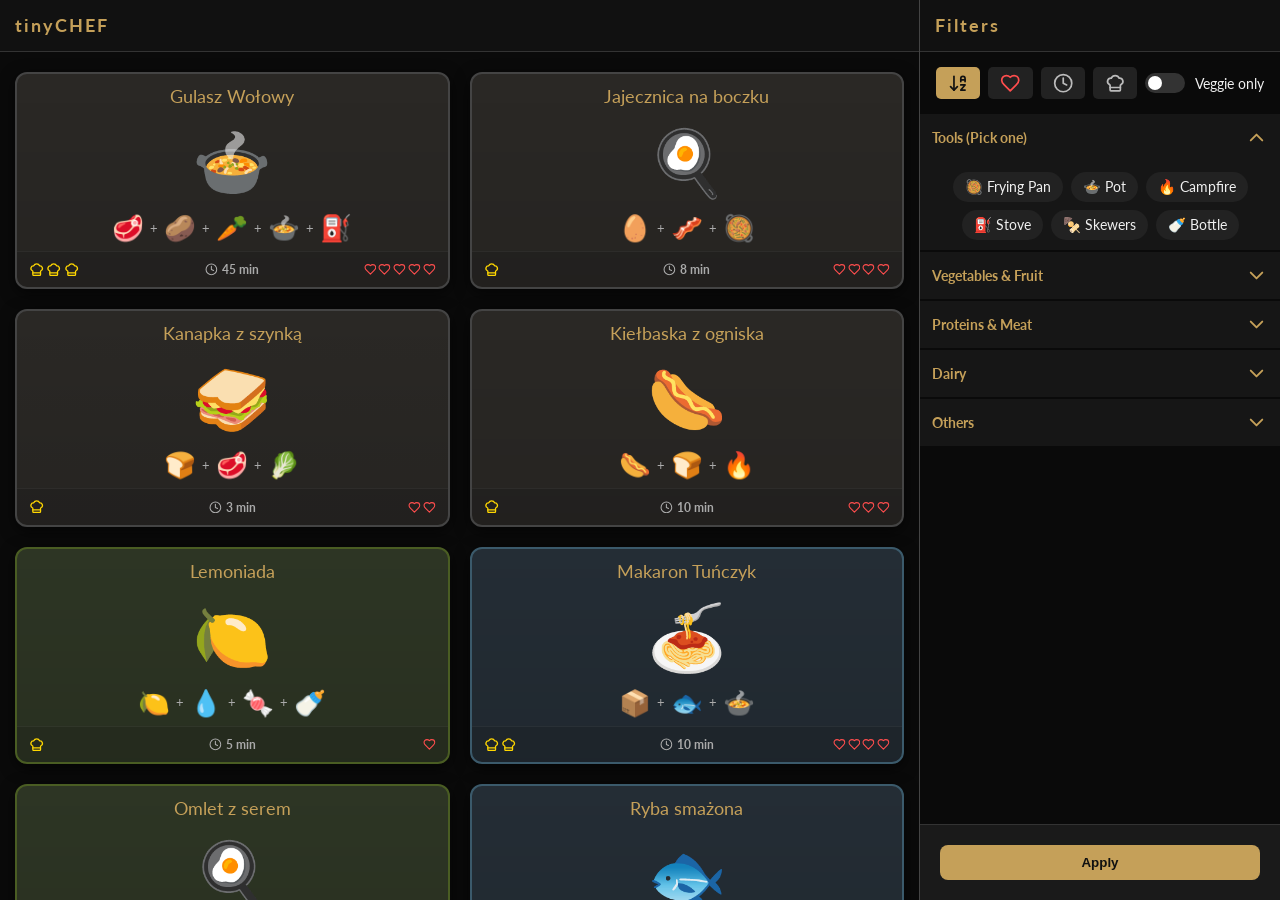
<file: index.html>
<!DOCTYPE html>
<html lang="pl">
<head>
    <meta charset="UTF-8">
    <meta name="viewport" content="width=device-width, initial-scale=1.0, maximum-scale=1.0, user-scalable=no, viewport-fit=cover">
    <meta name="theme-color" content="#1a1a1a" media="(prefers-color-scheme: dark)">
    <meta name="mobile-web-app-capable" content="yes">
    <meta name="apple-mobile-web-app-status-bar-style" content="black-translucent">
    <meta name="apple-mobile-web-app-title" content="tinyCHEF">
    <title>tinyCHEF</title>
    <link rel="manifest" href="manifest.json">
    <link rel="icon" type="image/png" sizes="192x192" href="assets/icon-192.png">
    <link rel="apple-touch-icon" href="assets/icon-192.png">
    <link rel="preconnect" href="https://fonts.googleapis.com">
    <link rel="preconnect" href="https://fonts.gstatic.com" crossorigin>
    <link rel="stylesheet" href="https://fonts.googleapis.com/css2?family=Lato:wght@400;700&display=swap">
    <link rel="stylesheet" href="style.css">
</head>
<body>
    <svg style="display: none;">
      <symbol id="icon-filter" viewBox="0 0 24 24" fill="none" stroke="currentColor" stroke-width="2" stroke-linecap="round" stroke-linejoin="round">
          <path d="M9.671 4.136a2.34 2.34 0 0 1 4.659 0 2.34 2.34 0 0 0 3.319 1.915 2.34 2.34 0 0 1 2.33 4.033 2.34 2.34 0 0 0 0 3.831 2.34 2.34 0 0 1-2.33 4.033 2.34 2.34 0 0 0-3.319 1.915 2.34 2.34 0 0 1-4.659 0 2.34 2.34 0 0 0-3.32-1.915 2.34 2.34 0 0 1-2.33-4.033 2.34 2.34 0 0 0 0-3.831A2.34 2.34 0 0 1 6.35 6.051a2.34 2.34 0 0 0 3.319-1.915"/><circle cx="12" cy="12" r="3"/>
      </symbol>
    
      <symbol id="icon-sort" viewBox="0 0 24 24" fill="none" stroke="currentColor" stroke-width="2" stroke-linecap="round" stroke-linejoin="round">
        <path d="m3 16 4 4 4-4"/><path d="M7 20V4"/><path d="M20 8h-5"/><path d="M15 10V6.5a2.5 2.5 0 0 1 5 0V10"/><path d="M15 14h5l-5 6h5"/>
      </symbol>
    
      <symbol id="icon-time" viewBox="0 0 24 24" fill="none" stroke="currentColor" stroke-width="2" stroke-linecap="round" stroke-linejoin="round">
        <circle cx="12" cy="12" r="10"/><polyline points="12 6 12 12 16 14"/>
      </symbol>
    
      <symbol id="icon-chef" viewBox="0 0 24 24" fill="none" stroke="currentColor" stroke-width="2" stroke-linecap="round" stroke-linejoin="round">
        <path d="M17 21a1 1 0 0 0 1-1v-5.35c0-.457.316-.844.727-1.041a4 4 0 0 0-2.134-7.589 5 5 0 0 0-9.186 0 4 4 0 0 0-2.134 7.588c.411.198.727.585.727 1.041V20a1 1 0 0 0 1 1Z"/><path d="M6 17h12"/>
      </symbol>
    
      <symbol id="icon-energy" viewBox="0 0 24 24" fill="none" stroke="currentColor" stroke-width="2" stroke-linecap="round" stroke-linejoin="round">
        <path d="M19 14c1.49-1.46 3-3.21 3-5.5A5.5 5.5 0 0 0 16.5 3c-1.76 0-3 .5-4.5 2-1.5-1.5-2.74-2-4.5-2A5.5 5.5 0 0 0 2 8.5c0 2.3 1.5 4.05 3 5.5l7 7Z"/>
      </symbol>

      <symbol id="icon-chevron" viewBox="0 0 24 24" fill="none" stroke="currentColor" stroke-width="2" stroke-linecap="round" stroke-linejoin="round">
        <path d="m6 9 6 6 6-6"/>
      </symbol>
        
      <symbol id="icon-close" viewBox="0 0 24 24" fill="none" stroke="currentColor" stroke-width="2" stroke-linecap="round" stroke-linejoin="round">
        <path d="M18 6 6 18"/><path d="m6 6 12 12"/>
      </symbol>

      <symbol id="icon-hand" viewBox="0 0 24 24" fill="none" stroke="currentColor" stroke-width="2" stroke-linecap="round" stroke-linejoin="round">
        <path d="M7.5 12L5.49591 14.6721C4.91845 15.4421 4.97127 16.5141 5.6216 17.2236L9.4055 21.3515C9.78431 21.7647 10.3183 22 10.8789 22C11.9651 22 13.7415 22 15.5 22C17.9 22 19.5 20 19.5 18C19.5 18 19.5 18 19.5 18C19.5 18 19.5 11.1429 19.5 9.42859" />
        <path d="M16.5 9.99995C16.5 9.99995 16.5 9.87483 16.5 9.42852C16.5 7.1428 19.5 7.1428 19.5 9.42852" />
        <path d="M13.5 9.99998C13.5 9.99998 13.5 9.17832 13.5 8.2857C13.5 5.99998 16.5 5.99998 16.5 8.2857C16.5 8.50885 16.5 9.2054 16.5 9.42855C16.5 9.87487 16.5 9.99998 16.5 9.99998" />
        <path d="M10.5 10.0001C10.5 10.0001 10.5 8.61584 10.5 7.50005C10.5 5.21434 13.5 5.21434 13.5 7.50005C13.5 7.50005 13.5 7.50005 13.5 7.50005C13.5 7.50005 13.5 8.06261 13.5 8.28577C13.5 9.17839 13.5 10.0001 13.5 10.0001" />
        <path d="M10.5 10C10.5 10 10.5 8.61578 10.5 7.5C10.5 6.34156 10.5 4.68968 10.5 3.49899C10.5 2.67056 9.82843 2 9 2V2C8.17157 2 7.5 2.67157 7.5 3.5V12V15" />
      </symbol>
    </svg>

    
    <div class="app-layout">
        <div class="main-wrapper">
            <header>
                <h1 id="ui-title"></h1>
                <span class="filter-toggle" id="filter-btn">
                    <svg class="svg-icon icon-filter"><use href="#icon-filter"></use></svg>
                </span>
            </header>
            
            <main>
                <div id="recipe-list"></div>
            </main>
        </div>
        
        <aside class="filter-panel" id="filter-panel">
            <header>
                <h2 id="ui-filter-title">Filtry</h2>
                <span class="close-filter" id="close-filter-btn">
                    <svg class="svg-icon icon-close"><use href="#icon-close"></use></svg>
                </span>
            </header>
            
            <div class="sort-section">
                <button class="sort-btn active" id="sort-name" onclick="setSort('name', this)">
                    <svg class="svg-icon icon-sort"><use href="#icon-sort"></use></svg>
                </button>
                <button class="sort-btn" onclick="setSort('energy', this)">
                    <svg class="svg-icon icon-energy"><use href="#icon-energy"></use></svg>
                </button>
                <button class="sort-btn" onclick="setSort('prepTime', this)">
                    <svg class="svg-icon icon-time"><use href="#icon-time"></use></svg>
                </button>
                <button class="sort-btn" onclick="setSort('difficulty', this)">
                    <svg class="svg-icon icon-chef"><use href="#icon-chef"></use></svg>
                </button>
                <label class="vege-toggle">
                    <div class="switch">
                        <input type="checkbox" id="vege-only">
                        <span class="slider"></span>
                    </div>
                    <span id="ui-vege-label"></span>
                </label>
            </div>
    
            <div class="filter-scroll-area" id="filter-accordion-container"></div>
    
            <div class="filter-footer">
                <button id="apply-filters"></button>
            </div>
        </aside>
    </div>

    <div class="modal-backdrop" id="recipe-modal">
        <div class="close-modal-btn" id="close-modal-btn">&times;</div>
        <div id="modal-card-container" class="modal-card"></div>
    </div>

    <script>
        if ('serviceWorker' in navigator) {
            window.addEventListener('load', () => {
                navigator.serviceWorker.register('./sw.js')
                    .then(reg => console.log('SW OK:', reg.scope))
                    .catch(err => console.error('SW Błąd:', err));
            });
        }
    </script>
    <script src="script.js"></script>
</body>
</html>
</file>
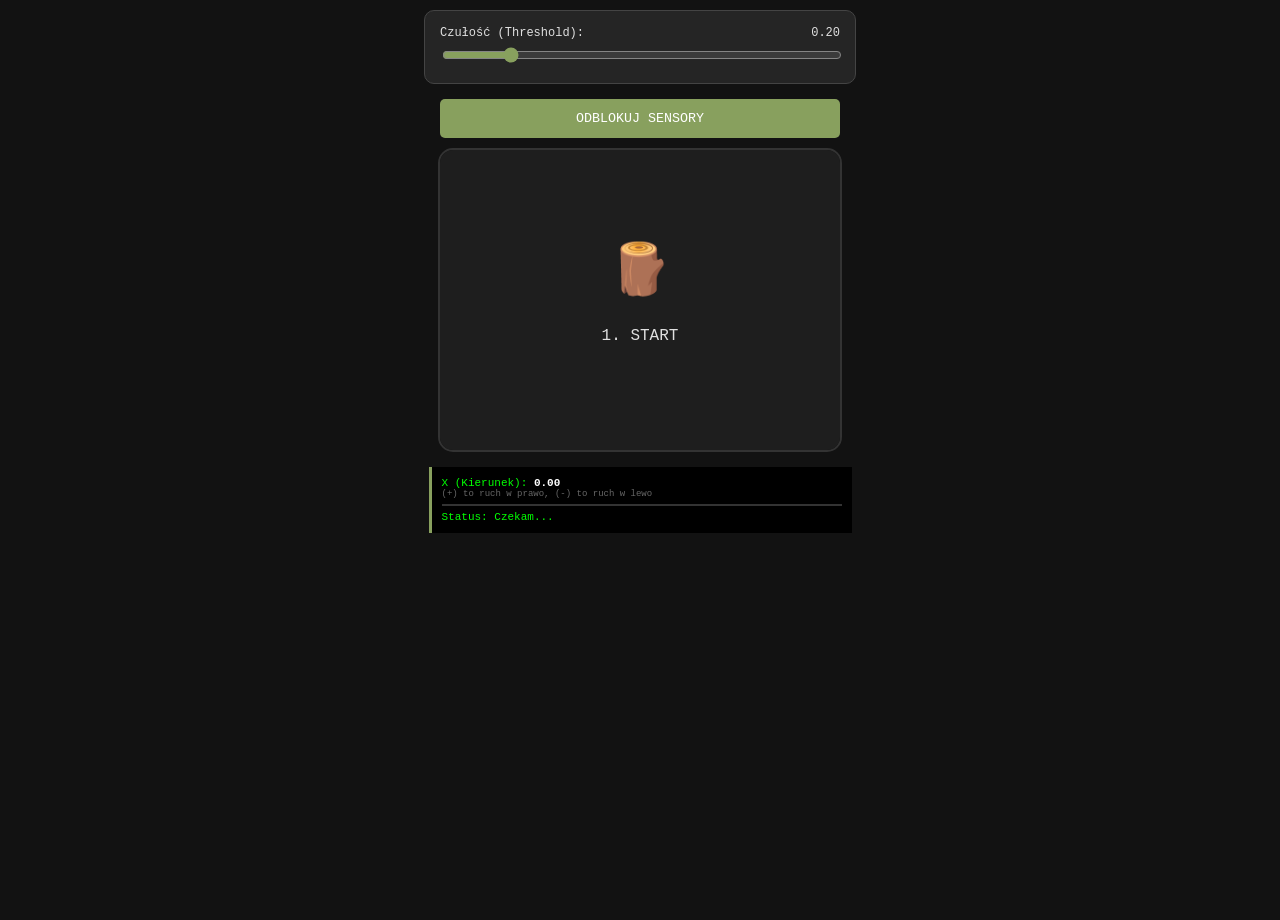
<file: index2.html>
<!DOCTYPE html>
<html lang="pl">
<head>
    <meta charset="UTF-8">
    <meta name="viewport" content="width=device-width, initial-scale=1.0, maximum-scale=1.0, user-scalable=no">
    <title>VanLife RPG - Sensor Lab</title>
    <style>
        :root {
            --bg-color: #121212;
            --card-bg: #1e1e1e;
            --accent-color: #88a05e;
            --text-color: #e0e0e0;
        }

        body {
            margin: 0;
            background-color: var(--bg-color);
            color: var(--text-color);
            font-family: 'Courier New', Courier, monospace;
            display: flex;
            flex-direction: column;
            align-items: center;
            height: 100vh;
            padding: 10px;
        }

        /* Sekcja ustawień na górze */
        #settings {
            width: 90%;
            max-width: 400px;
            background: #252525;
            padding: 15px;
            border-radius: 10px;
            margin-bottom: 15px;
            border: 1px solid #444;
        }

        .slider-label {
            display: flex;
            justify-content: space-between;
            font-size: 12px;
            margin-bottom: 5px;
        }

        input[type=range] {
            width: 100%;
            accent-color: var(--accent-color);
        }

        #recipe-container {
            width: 90%;
            max-width: 400px;
            height: 300px;
            display: flex;
            overflow-x: auto; 
            scroll-snap-type: x mandatory;
            scroll-behavior: smooth;
            border: 2px solid #333;
            border-radius: 15px;
            background: var(--card-bg);
        }

        #recipe-container::-webkit-scrollbar { display: none; }

        .step {
            min-width: 100%;
            scroll-snap-align: start;
            display: flex;
            flex-direction: column;
            align-items: center;
            justify-content: center;
            padding: 20px;
            box-sizing: border-box;
        }

        .icon-recipe { font-size: 50px; margin-bottom: 10px; }

        #logger {
            width: 90%;
            max-width: 400px;
            margin-top: 15px;
            padding: 10px;
            background: #000;
            border-left: 3px solid var(--accent-color);
            font-size: 11px;
            color: #00ff00;
        }

        .val { font-weight: bold; color: #fff; }

        #sensor-btn {
            padding: 12px;
            width: 90%;
            max-width: 400px;
            background: var(--accent-color);
            color: white;
            border: none;
            border-radius: 5px;
            font-family: inherit;
            margin-bottom: 10px;
            cursor: pointer;
        }
    </style>
</head>
<body>

    <div id="settings">
        <div class="slider-label">
            <span>Czułość (Threshold):</span>
            <span id="threshold-val">0.20</span>
        </div>
        <input type="range" id="sensitivity-slider" min="0.05" max="1.0" step="0.05" value="0.20">
    </div>

    <button id="sensor-btn" onclick="requestAccess()">ODBLOKUJ SENSORY</button>

    <div id="recipe-container">
        <div class="step">
            <div class="icon-recipe">🪵</div>
            <p>1. START</p>
        </div>
        <div class="step">
            <div class="icon-recipe">🧪</div>
            <p>2. ŚRODEK</p>
        </div>
        <div class="step">
            <div class="icon-recipe">🍲</div>
            <p>3. KONIEC</p>
        </div>
    </div>

    <div id="logger">
        <div>X (Kierunek): <span id="val-x" class="val">0.00</span></div>
        <div style="font-size: 9px; color: #666;">(+) to ruch w prawo, (-) to ruch w lewo</div>
        <hr style="border: 0.5px solid #333; margin: 5px 0;">
        <div>Status: <span id="status-text">Czekam...</span></div>
    </div>

    <script>
        const container = document.getElementById('recipe-container');
        const debug = document.getElementById('status-text');
        const valX = document.getElementById('val-x');
        const slider = document.getElementById('sensitivity-slider');
        const thresholdLabel = document.getElementById('threshold-val');

        let isThrottled = false;
        let THRESHOLD = 0.20;

        // Aktualizacja progu z suwaka
        slider.oninput = function() {
            THRESHOLD = parseFloat(this.value);
            thresholdLabel.innerText = THRESHOLD.toFixed(2);
        }

        function move(direction) {
            if (isThrottled) return;
            isThrottled = true;

            const cardWidth = container.offsetWidth;
            
            if (direction === 'right') {
                container.scrollBy({ left: cardWidth, behavior: 'smooth' });
                debug.innerText = ">>> RUCH W PRAWO";
            } else {
                container.scrollBy({ left: -cardWidth, behavior: 'smooth' });
                debug.innerText = "<<< RUCH W LEWO";
            }

            setTimeout(() => { 
                isThrottled = false; 
                debug.innerText = "Gotowy";
            }, 1000); // 1 sekunda przerwy między tapnięciami
        }

        function requestAccess() {
            if (typeof DeviceMotionEvent.requestPermission === 'function') {
                DeviceMotionEvent.requestPermission()
                    .then(state => {
                        if (state === 'granted') startMotion();
                    });
            } else {
                startMotion();
            }
            document.getElementById('sensor-btn').style.display = 'none';
        }

        function startMotion() {
            window.addEventListener('devicemotion', (event) => {
                const acc = event.acceleration;
                if (!acc || !acc.x) return;

                const x = acc.x; // Surowa wartość (może być ujemna)
                valX.innerText = x.toFixed(3);

                // Sprawdzamy czy siła przekracza próg (używając wartości bezwzględnej)
                if (Math.abs(x) > THRESHOLD) {
                    if (x > 0) {
                        move('left');
                    } else {
                        move('right');
                    }
                }
            });
            debug.innerText = "Nasłuchuję uderzeń...";
        }
    </script>
</body>
</html>
</file>
<file: style.css>
:root {
    --bg-color: #0a0a0a;
    --text-main: #f0f0f0;
    --text-dim: #aaa;
    --type-default: #2a2825;
    --type-vege: #2d3524;
    --type-fish: #242d35;
    --accent-gold: #c5a059;
    --header-h: 52px;
}

* {
    -webkit-tap-highlight-color: transparent;
}

button:focus,
.ingredient-chip:focus,
summary:focus {
    outline: none;
}

html, body {
    overscroll-behavior: none;
    background-color: var(--bg-color);
}

body {
    margin: 0;
    background-color: var(--bg-color);
    color: var(--text-main);
    font-family: 'Lato', sans-serif;
    display: flex;
    flex-direction: column;
    align-items: center;
    min-height: 100vh;
    min-height: 100dvh;
    overflow-x: hidden;
    user-select: none;
}

/* --- BODY LOCK --- */

.svg-icon {
    width: 1.6em;
    height: 1.6em;
    stroke: currentColor;
    fill: none;
    display: block;
    flex-shrink: 0;
}

/* Opcjonalnie: Specyficzny kolor dla serca */
.icon-energy {
    color: #ff4d4d;
}

.app-layout {
    display: block;
    width: 100%;
}

.main-wrapper {
    display: flex;
    flex-direction: column;
    justify-content: flex-start;
    height: 100vh;
    height: 100dvh;
    width: 100%;
}

/* --- HEADER --- */
header {
    background: #111;
    border-bottom: 1px solid #333;
    display: flex;
    justify-content: space-between;
    align-items: center;
    padding: 10px 15px;
    
    /* Gwarancja stałej wysokości */
    min-height: var(--header-h); 
    box-sizing: border-box;
}

header h1, header h2 {
    margin: 0;
    font-size: 1.1rem;
    letter-spacing: 2px;
    color: var(--accent-gold);
}

.filter-toggle {
    cursor: pointer;
    user-select: none;
    padding: 5px;
    color: var(--text-dim);
    transition: color 0.2s;
}

.close-filter {
    cursor: pointer;
    user-select: none;
    padding: 5px;
    color: var(--text-dim);
    transition: color 0.2s;
}

.filter-toggle:hover,
.close-filter:hover {
    color: var(--accent-gold);
}

main {
    flex: 1;
    overflow-y: auto;
}

/* --- FILTER PANEL --- */

.filter-panel {
    position: fixed;
    top: 0;
    right: -100%; /* Ukryty modal */
    width: 100%;
    height: 100dvh;
    background-color: var(--bg-color);
    z-index: 2000;
    transition: right 0.3s ease-in-out;
    display: flex;
    flex-direction: column;
}

.filter-panel.active {
    right: 0; /* Pokazujemy modal */
}

.sort-section {
    padding: 15px;
    display: flex;
    justify-content: center;
    gap: 8px;
    flex-shrink: 0;
}

.sort-btn {
    background: #222;
    border: none;
    color: #bbb;
    padding: 6px 12px;
    border-radius: 5px;
    cursor: pointer;
    font-size: 0.8rem;
}

.sort-btn.active {
    background: var(--accent-gold);
    color: #111;
}

.filter-scroll-area {
    flex-grow: 1;      /* Zajmuje całą dostępną przestrzeń */
    overflow-y: auto;  /* Tylko tu pojawia się pasek przewijania */
    -webkit-overflow-scrolling: touch; /* Gładki scroll na iOS */
}

details {
    width: 100%;
    background: #161616;
    margin-bottom: 2px;
}

/* Ukrywamy domyślny trójkącik w różnych przeglądarkach */
summary::-webkit-details-marker {
    display: none;
}

summary {
    padding: 12px;
    cursor: pointer;
    color: var(--accent-gold);
    font-weight: bold;
    list-style: none; /* Ukrywa domyślny marker */
    font-size: 0.9rem;
    user-select: none;
    
    /* Flexbox do ustawienia tekstu i ikonki */
    display: flex;
    justify-content: space-between;
    align-items: center;
}

details summary .svg-icon {
    transition: transform 200ms ease;
}

details[open] summary .svg-icon {
    transform: rotate(180deg);
}

.category-container {
    padding: 10px;
    display: flex;
    justify-content: center;
    align-items: center;
    flex-wrap: wrap;
    gap: 8px;
}

.ingredient-chip {
    padding: 6px 12px;
    background: #222;
    border-radius: 20px;
    font-size: 0.9rem;
    cursor: pointer;
    transition: 0.2s;
    text-transform: capitalize;
}

.ingredient-chip.active {
    background: var(--accent-gold);
    color: #111;
}

.ingredient-chip.tool-active {
    background: var(--accent-gold);
    color: #111;
}

.filter-footer {
    flex-shrink: 0;    /* Nie pozwala się zgniatać */
    padding: 20px;
    background: #1a1a1a; /* Nieco ciemniejszy, żeby odciąć od listy */
    border-top: 1px solid #333;
    
    /* Obsługa safe-area na dole (paski nawigacyjne iOS/Android) */
    padding-bottom: calc(20px + env(safe-area-inset-bottom));
    
    display: flex;
    flex-direction: column;
    gap: 15px;
}

/* --- RECIPE GRID --- */
#recipe-list {
    width: 100%;
    padding: 20px 15px 40px 15px;
    box-sizing: border-box;
    display: grid;
    grid-template-columns: repeat(auto-fill, minmax(320px, 1fr));
    gap: 20px;
}

.recipe-card {
    border: 2px solid #444;
    border-radius: 12px;
    overflow: hidden;
    display: flex;
    flex-direction: column;
    justify-content: space-between;
    box-shadow: 0 4px 15px rgba(0,0,0,0.6);
    height: fit-content;
    background-image: linear-gradient(to bottom, transparent, rgba(0, 0, 0, 0.1));
}

.card-header { padding: 12px; text-align: center; }
.recipe-name { font-size: 1.1rem; color: var(--accent-gold); }
.result-icon { font-size: 4rem; height: 85px; display: flex; align-items: center; justify-content: center; }
.ingredients-row { 
    display: flex; 
    align-items: center; 
    justify-content: center; 
    flex-wrap: wrap; 
    gap: 6px; 
    font-size: 1.6rem; 
    padding: 8px 16px; 
}
.plus { font-size: 0.8rem; color: var(--text-dim); }

.card-footer {
    display: grid;
    grid-template-columns: 1fr 1.2fr 1fr;
    align-items: center;
    padding: 10px 12px;
    background: rgba(0,0,0,0.1);
    border-top: 1px solid rgba(255,255,255,0.05);
    font-size: 0.75rem;
}

.footer-center { display: flex; justify-content: center; align-items: center; color: var(--text-dim); font-weight: bold; }
.footer-center .svg-icon { margin-right: 4px; font-size: 0.5rem; }
.card-vege { background-color: var(--type-vege); border-color: #4a5d23; }
.card-fish { background-color: var(--type-fish); border-color: #3b5a6b; }
.card-default { background-color: var(--type-default); border-color: #444; }
.energy-val, .diff-val { display: flex; align-items: center; gap: 2px; font-size: 0.5rem; }
.energy-val { justify-content: flex-end; color: #ff5f5f; }
.diff-val { justify-content: flex-start; color: #ffd700; font-size: 0.6rem; }

/* Scena - określa perspektywę */
.card-scene {
    perspective: 1200px;
    width: 90%;
    max-width: 400px;
    height: 80vh;
    min-height: 400px;
    max-height: 420px;
    display: flex;
    justify-content: center;
    align-items: center;
    margin: 0 auto;
    user-select: none;
    -webkit-user-select: none;
}

/* Kontener obrotowy */
.card-inner {
    position: relative;
    width: 100%;
    height: 100%; /* Teraz wypełni rodzica */
    /* transition: transform 0.6s cubic-bezier(0.23, 1, 0.32, 1); */
    transform-style: preserve-3d;
    will-change: transform;
}

/* Wspólne style dla obu stron */
.card-face {
    position: absolute;
    top: 0;
    left: 0;
    width: 100%;
    height: 100%;
    backface-visibility: hidden;
    -webkit-backface-visibility: hidden;
    margin: 0 !important;
    border: 2px solid var(--accent-gold);
    cursor: pointer;
}

/* Strona tylna - startuje obrócona o 180 stopni */
.card-back {
    transform: rotateY(180deg);
    /* display: flex;
    flex-direction: column; */
}

/* Poprawka dla Modala: upewnij się, że backdrop nie ucina 3D */
.modal-card {
    background: transparent !important;
    box-shadow: none !important;
    border: none !important;
}

.flip-hint {
    position: absolute;
    z-index: 1;
    left: 0;
    right: 0;
    bottom: 100%;
    display: flex;
    flex-direction: column;
    align-items: center;
    gap: 5px;
    margin-bottom: 15px;
    color: var(--text-dim);
    font-size: 0.85rem;
    letter-spacing: 1px;
    opacity: 0.7;
    animation: fadeIn 0.5s ease-out;
    transition: opacity 300ms ease;
}

.flip-hint.hidden {
    opacity: 0;
}

.hint-icon {
    animation: handSwipe 2s infinite ease-in-out;
}

@keyframes handSwipe {
    0%, 100% { transform: rotate(-10deg) translateX(-5px); }
    50% { transform: rotate(10deg) translateX(5px); }
}

@keyframes fadeIn {
    from { opacity: 0; transform: translateY(10px); }
    to { opacity: 1; transform: translateY(0); }
}

#apply-filters {
    padding: 10px 25px;
    background: var(--accent-gold);
    border: none;
    border-radius: 8px;
    font-weight: bold;
    cursor: pointer;
    color: #111;
}

/* --- EMPTY STATE --- */
.empty-state {
    grid-column: 1 / -1;
    display: flex;
    flex-direction: column;
    align-items: center;
    justify-content: center;
    padding: 40px 20px;
    text-align: center;
    color: var(--text-dim);
}

.empty-state-icons {
    font-size: 2.5rem;
    margin: 20px 0;
    display: flex;
    gap: 10px;
    flex-wrap: wrap;
    justify-content: center;
    opacity: 0.6;
}

.reset-btn {
    margin-top: 20px;
    padding: 12px 30px;
    background: transparent;
    border: 2px solid var(--accent-gold);
    color: var(--accent-gold);
    border-radius: 8px;
    font-weight: bold;
    cursor: pointer;
    text-transform: uppercase;
    transition: 0.3s;
}

.reset-btn:hover {
    background: var(--accent-gold);
    color: black;
}

/* --- TOGGLE SWITCH --- */
.switch {
    position: relative;
    display: inline-block;
    width: 40px;
    height: 20px;
    margin-right: 10px;
}

.switch input { 
    opacity: 0;
    width: 0;
    height: 0;
}

.slider {
    position: absolute;
    cursor: pointer;
    top: 0; left: 0; right: 0; bottom: 0;
    background-color: #333;
    transition: .4s;
    border-radius: 20px;
}

.slider:before {
    position: absolute;
    content: "";
    height: 14px;
    width: 14px;
    left: 3px;
    bottom: 3px;
    background-color: white;
    transition: .4s;
    border-radius: 50%;
}

input:checked + .slider {
    background-color: var(--accent-gold);
}

input:checked + .slider:before {
    transform: translateX(20px);
}

/* Poprawka dla labela vege w footerze panelu */
label.vege-toggle {
    display: flex;
    align-items: center;
    cursor: pointer;
    font-size: 0.9rem;
    user-select: none;
}

/* --- MODAL SYSTEM --- */
.modal-backdrop {
    position: fixed;
    top: 0; left: 0; right: 0; bottom: 0;
    background: rgba(0, 0, 0, 0.85);
    z-index: 200;
    display: none;
    opacity: 0;
    transition: opacity 0.3s ease;
    align-items: center;
    justify-content: center;
    padding: 20px;
}

.modal-backdrop.active {
    display: flex;
    opacity: 1;
}

.modal-card {
    width: 100%;
    max-width: 360px; /* Bardziej pionowe proporcje */
    transform: translateY(50px);
    transition: transform 0.4s cubic-bezier(0.175, 0.885, 0.32, 1.275);
}

.modal-backdrop.active .modal-card {
    transform: translateY(0);
}

.close-modal-btn {
    position: fixed;
    top: 10px;
    right: 10px;
    z-index: 210;
    display: flex;
    justify-content: center;
    align-items: center;
    width: 40px;
    height: 40px;
    font-size: 2rem;
    color: white;
    cursor: pointer;
    line-height: 1;
    opacity: 0.5;
}

/* --- MODAL INGREDIENTS LIST --- */
.modal-ing-container {
    width: 85%;
    margin: 0 auto 20px auto;
}

.modal-ing-row {
    display: flex;
    justify-content: space-between;
    align-items: center;
    font-size: 0.95rem;
    padding: 10px;
}

.modal-ing-row:not(:last-child) {
    border-bottom: 1px solid rgba(255,255,255,0.075);
}

.modal-ing-name {
    display: flex;
    align-items: center;
    gap: 10px;
}

.modal-ing-value {
    color: var(--accent-gold);
    font-weight: bold;
}

/* --- DESKTOP (od 1024px) --- */
@media (min-width: 1024px) {
    .app-layout {
        display: flex;
        height: 100vh;
        height: 100dvh;
        overflow: hidden;
    }

    .filter-panel {
        position: static;
        width: 360px;
        min-width: 360px;
        height: 100%;
        border-left: 1px solid #444;
        right: 0;
    }

    .close-filter,
    .filter-toggle {
        display: none;
    }
}
</file>
